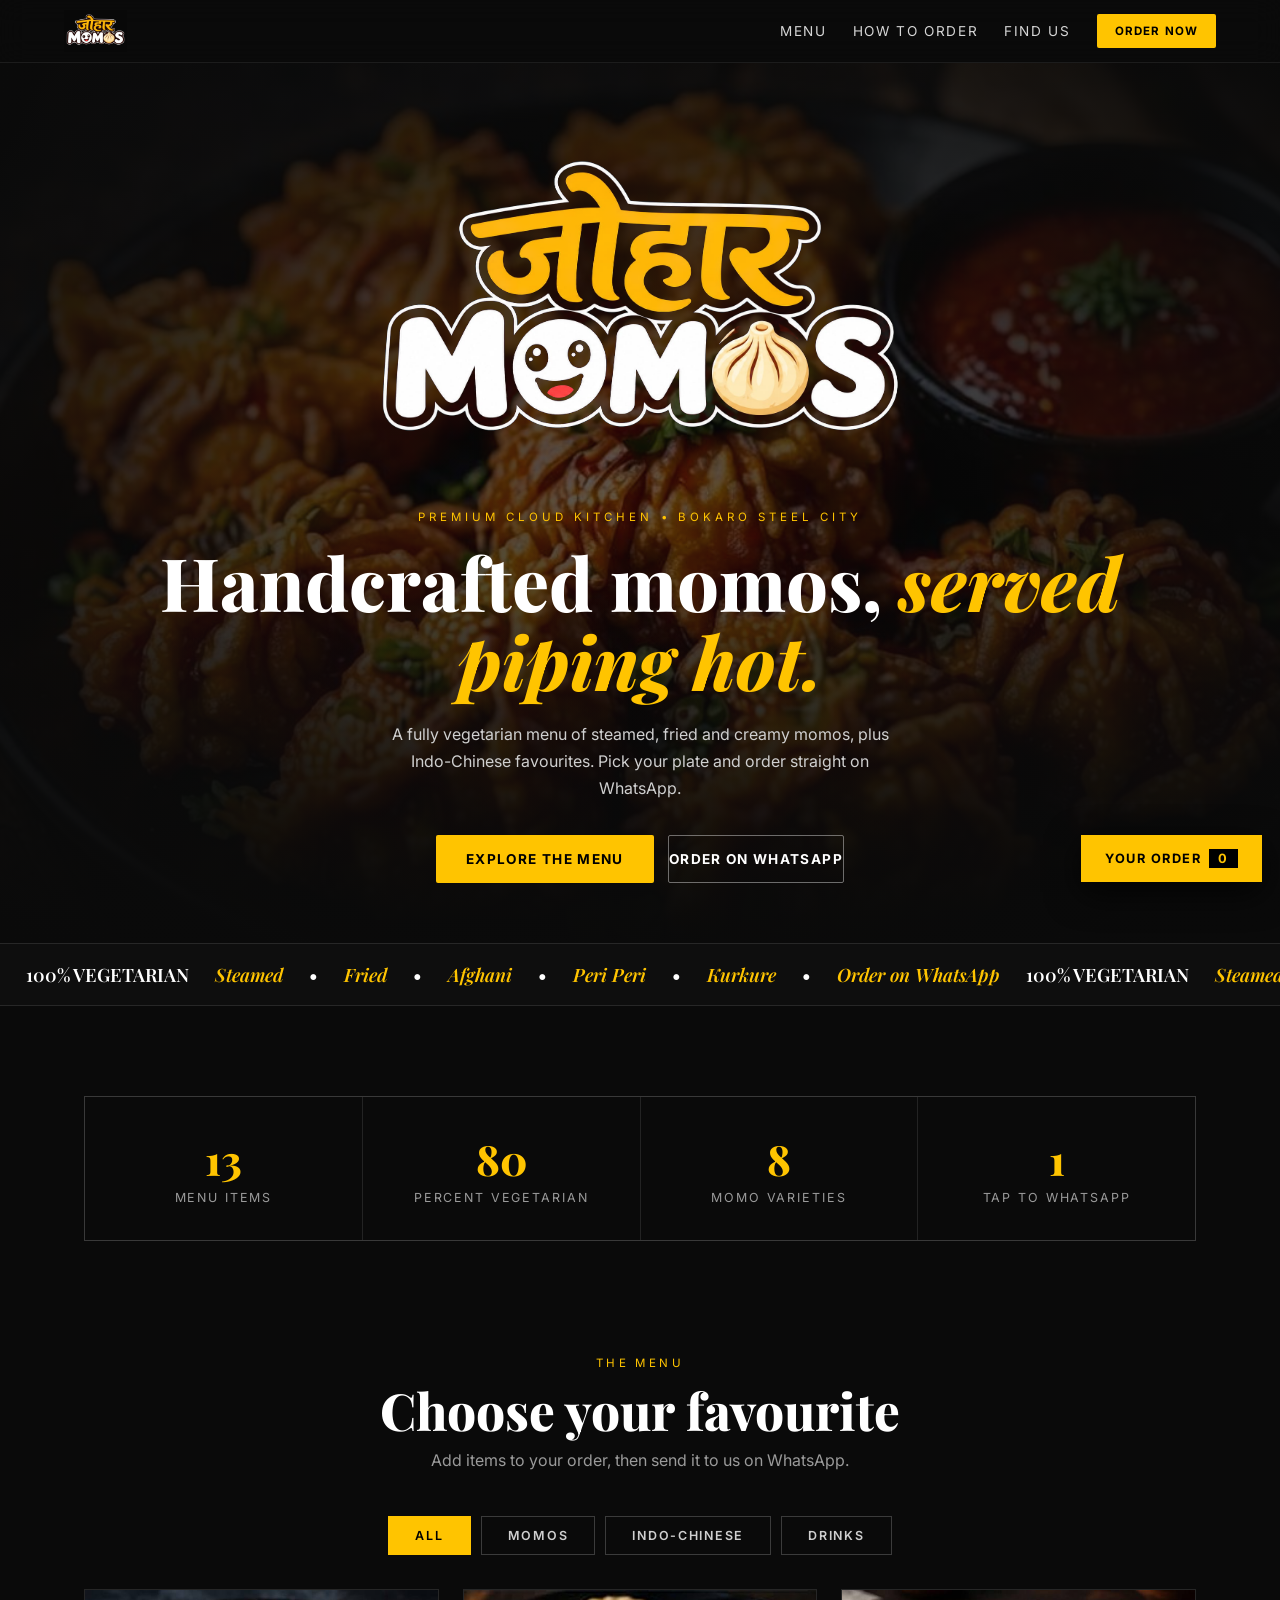
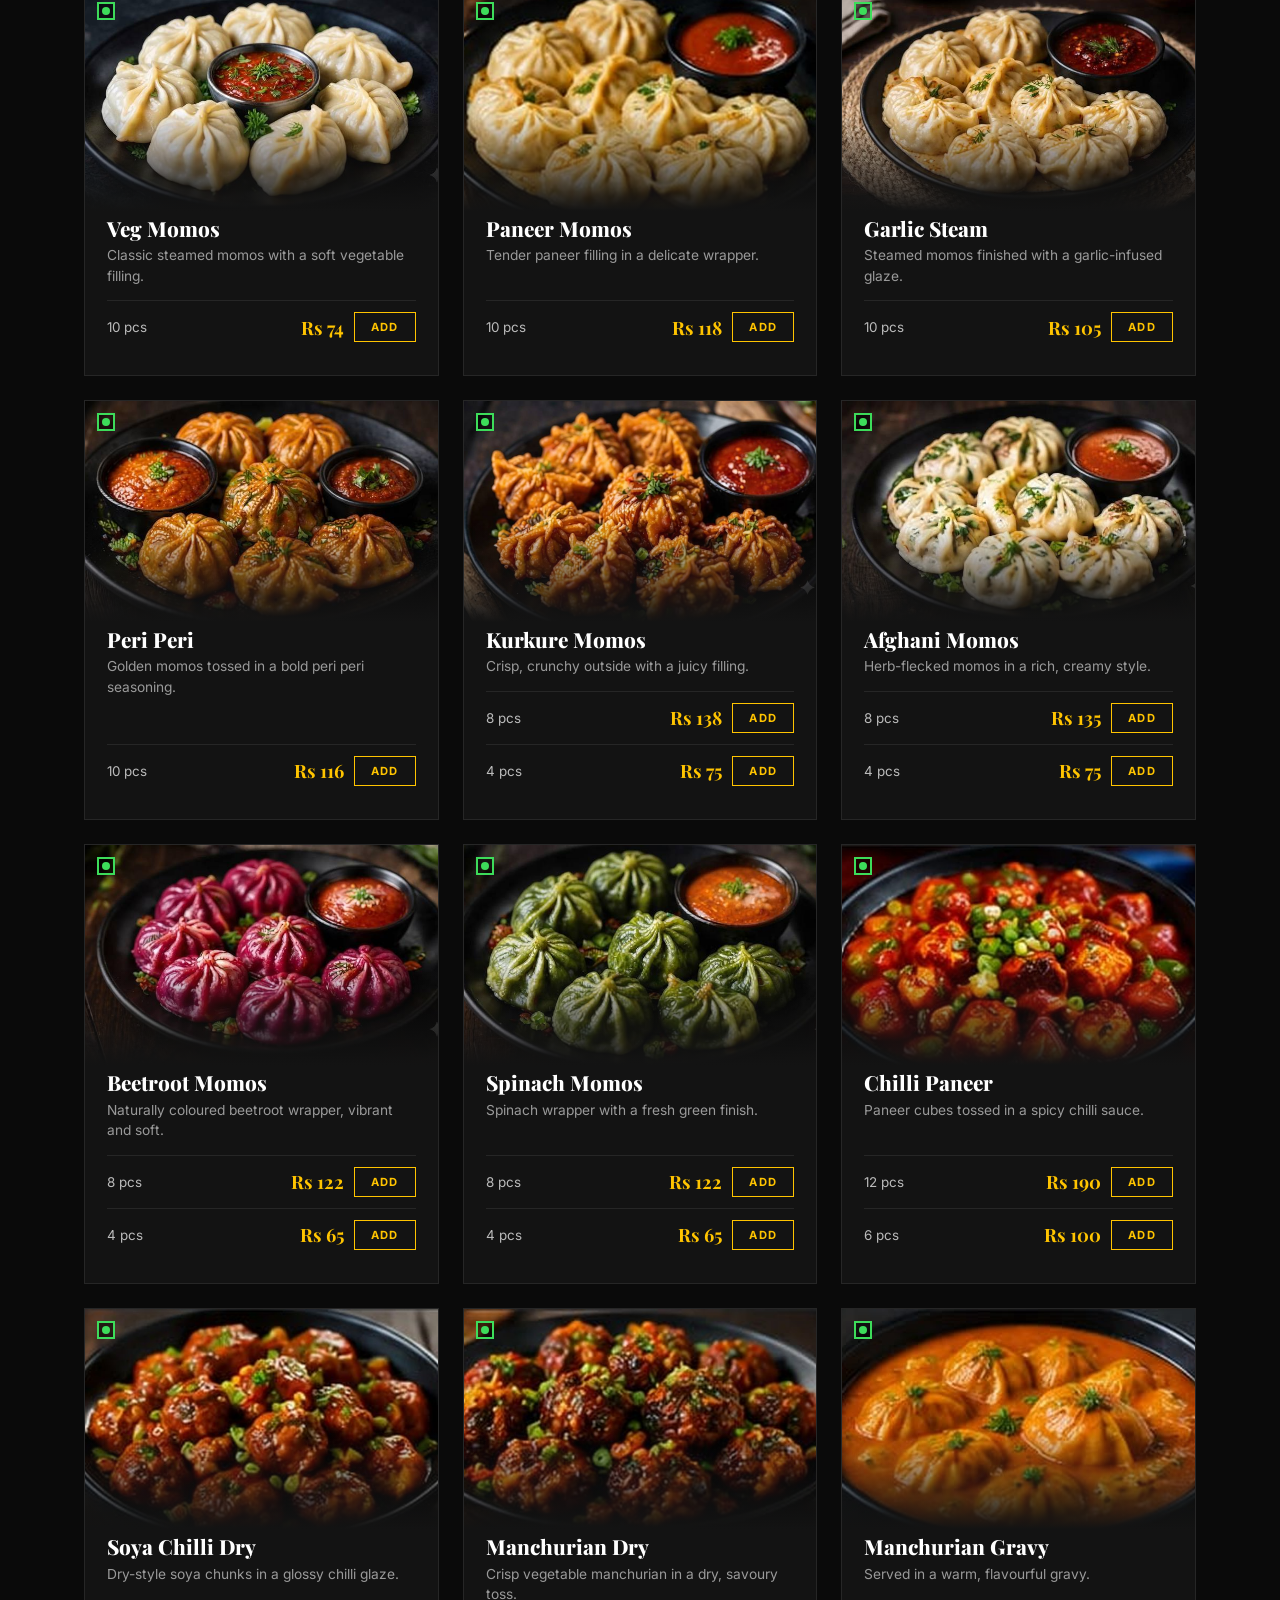
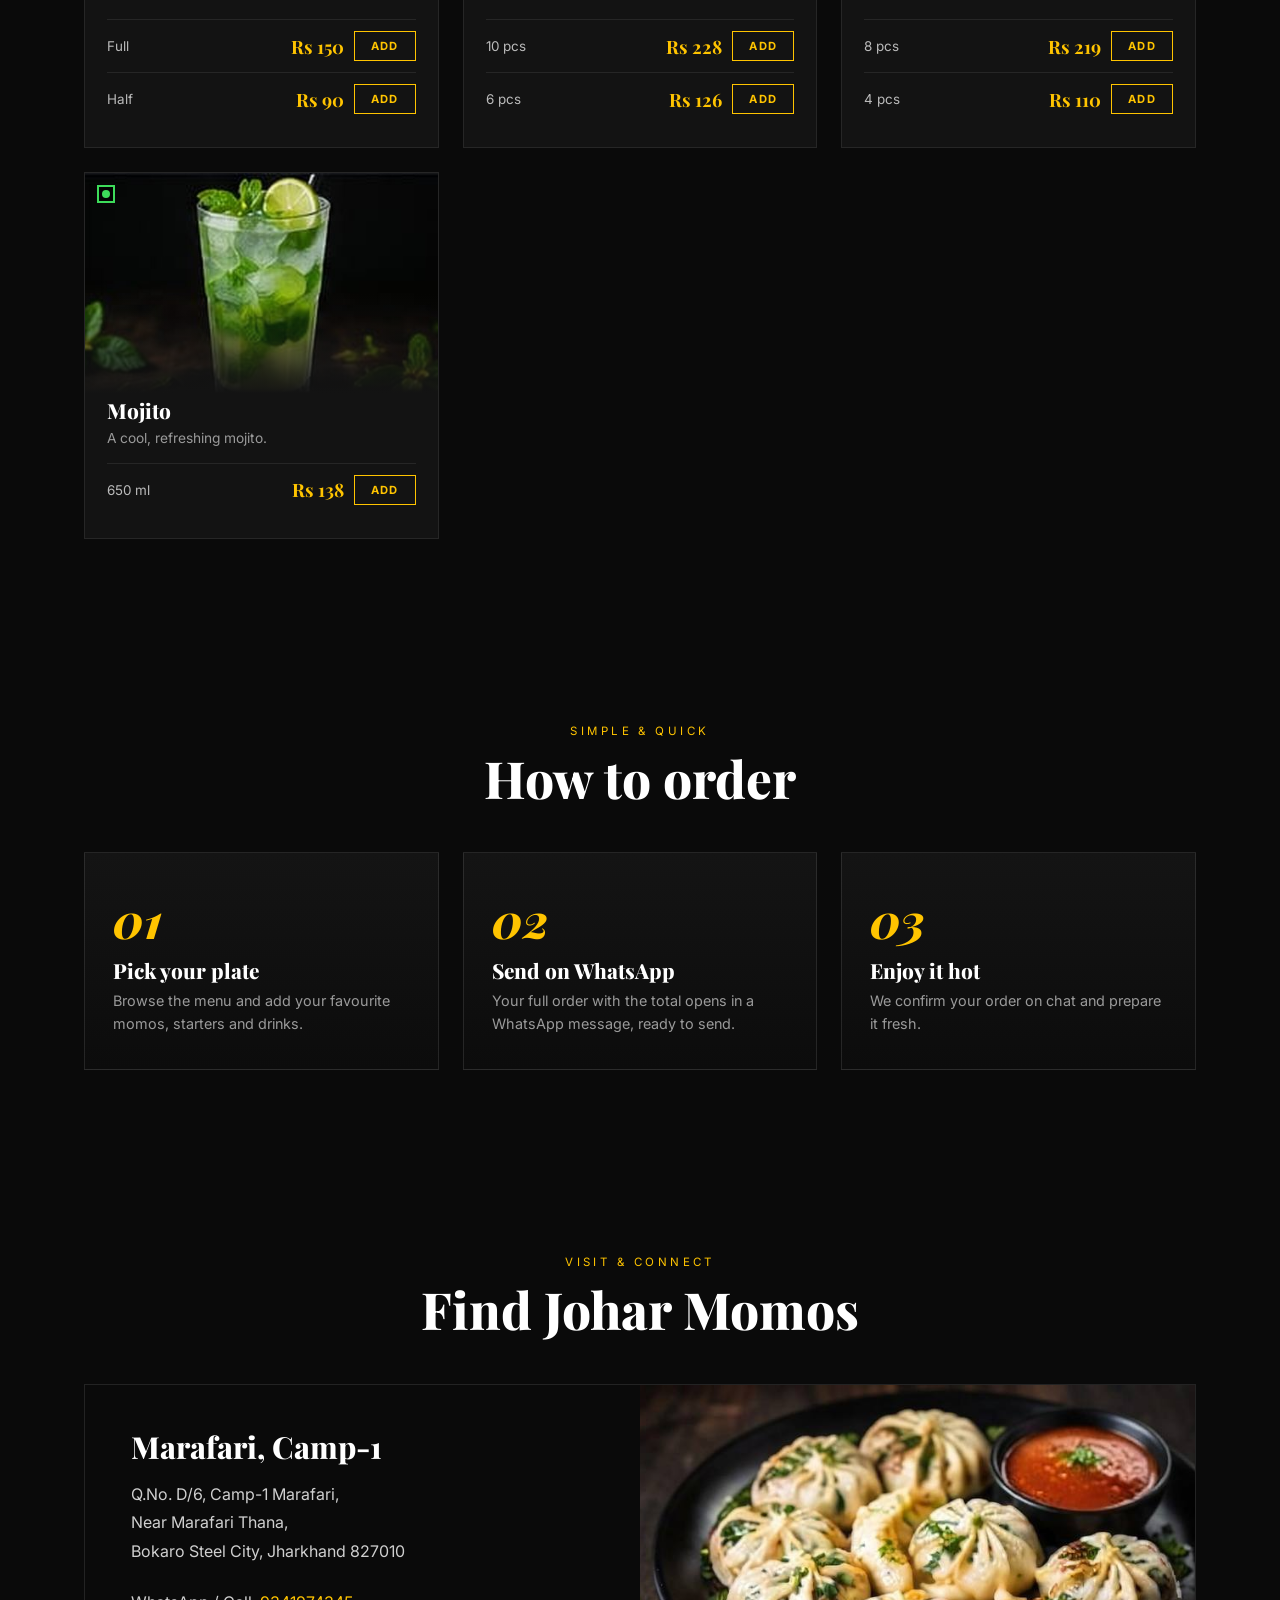
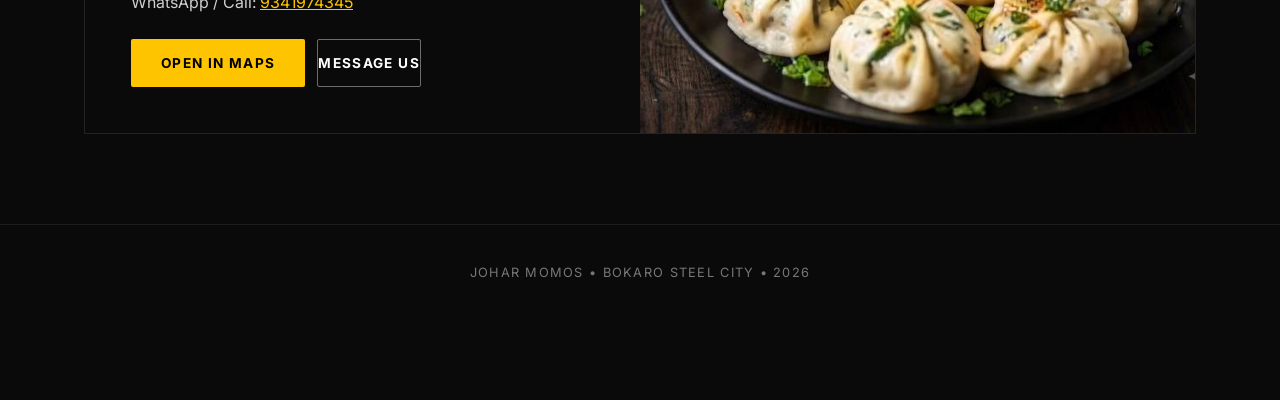
<file: index.html>
<!DOCTYPE html>
<html lang="en">
<head><meta charset="utf-8">
<meta name="viewport" content="width=device-width,initial-scale=1,viewport-fit=cover">
<title>Johar Momos | Premium Momos in Bokaro Steel City</title>
<meta name="description" content="Johar Momos, a premium vegetarian cloud kitchen at Marafari Camp-1, Bokaro Steel City. Order directly on WhatsApp."><meta property="og:title" content="Johar Momos - Order on WhatsApp"><link rel="preconnect" href="https://fonts.googleapis.com"><link rel="preconnect" href="https://fonts.gstatic.com" crossorigin><link href="https://fonts.googleapis.com/css2?family=Playfair+Display:wght@600;800&family=Inter:wght@400;500;700&display=swap" rel="stylesheet">
<link rel="icon" type="image/jpeg" href="logo.jpeg">
<link rel="stylesheet" href="style.css">

</head><body><div id="bar"></div>
<header><img src="logo.jpeg" alt="Johar Momos"><nav><a href="#menu">Menu</a><a href="#how">How to Order</a><a href="#find">Find Us</a><a class="btn s" href="#" data-wa>Order Now</a></nav></header>
<div class="hero"><img class="bg" data-i="kurkure" alt=""><div><img class="lg" src="logo.jpeg" alt="Johar Momos"><div class="eb">Premium Cloud Kitchen &bull; Bokaro Steel City</div><h1>Handcrafted momos, <i>served piping hot.</i></h1><p>A fully vegetarian menu of steamed, fried and creamy momos, plus Indo-Chinese favourites. Pick your plate and order straight on WhatsApp.</p><div class="b"><a class="btn" href="#menu">Explore the Menu</a><a class="btn o" href="#" data-wa>Order on WhatsApp</a></div></div></div>
<div class="mq"><div id="mq"></div></div>
<section><div class="st rv"><div><b data-n="13">0</b><span>Menu Items</span></div><div><b data-n="100">0</b><span>Percent Vegetarian</span></div><div><b data-n="8">0</b><span>Momo Varieties</span></div><div><b data-n="1">0</b><span>Tap to WhatsApp</span></div></div></section>
<section id="menu" style="padding-top:20px"><div class="hd rv"><small>The Menu</small><h2>Choose your favourite</h2><p>Add items to your order, then send it to us on WhatsApp.</p></div><div class="tabs" id="tabs"></div><div class="grid" id="grid"></div></section>
<section id="how"><div class="hd rv"><small>Simple &amp; Quick</small><h2>How to order</h2></div><div class="stp rv"><div><em>01</em><h3>Pick your plate</h3><p>Browse the menu and add your favourite momos, starters and drinks.</p></div><div><em>02</em><h3>Send on WhatsApp</h3><p>Your full order with the total opens in a WhatsApp message, ready to send.</p></div><div><em>03</em><h3>Enjoy it hot</h3><p>We confirm your order on chat and prepare it fresh.</p></div></div></section>
<section id="find"><div class="hd rv">
    <small>Visit &amp; Connect</small>
    <h2>Find Johar Momos</h2></div>
    <div class="loc rv"><div>
        <h3>Marafari, Camp-1</h3><p>Q.No. D/6, Camp-1 Marafari,<br>Near Marafari Thana,<br>Bokaro Steel City, Jharkhand 827010</p><p>WhatsApp / Call: <a style="color:var(--y)" href="tel:+919341974345">9341974345</a></p><div style="display:flex;gap:12px;flex-wrap:wrap"><a class="btn" target="_blank" rel="noopener" href="https://www.google.com/maps/search/?api=1&query=Marafari+Thana+Bokaro+Steel+City+827010">Open in Maps</a><a class="btn o" href="#" data-wa>Message Us</a></div></div><img data-i="afghani" alt="Afghani momos" loading="lazy"></div></section>
<footer>JOHAR MOMOS &bull; BOKARO STEEL CITY &bull; 2026</footer>
<button id="fab">Your Order<em id="n">0</em></button>
<div id="dr">
    <div id="pn"><h2>Your Order</h2>
        <div id="ls"></div><div class="tot"><span>Total</span><span id="t">Rs 0</span></div><a class="btn" id="send" href="#" target="_blank" rel="noopener" style="width:100%;justify-content:center">Send on WhatsApp</a><p style="text-align:center;margin-top:18px"><a href="#" id="cl" style="color:#999;font-size:.85rem">Close</a></p></div>
</div>
<script src="main.js"></script>
</body>
</html>
</file>
<file: style.css>
:root{--y:#FFC400;--k:#0A0A0A;--c:#131313;--e:#FF4B2B;--m:#9a9a9a;--w:#fff;color-scheme:dark}
*{box-sizing:border-box;margin:0}html{scroll-behavior:smooth;scroll-padding-top:76px}
body{background:var(--k);color:var(--w);font-family:Inter,system-ui,sans-serif;overflow-x:hidden;padding-top:env(safe-area-inset-top,0)}
h1,h2,h3{font-family:"Playfair Display",Georgia,serif;font-weight:800;line-height:1.08}
#bar{position:fixed;top:0;left:0;height:3px;background:var(--y);width:0;z-index:60}
header{position:sticky;top:env(safe-area-inset-top,0);z-index:30;display:flex;justify-content:space-between;align-items:center;padding:10px 5%;background:#0a0a0acc;backdrop-filter:blur(14px);border-bottom:1px solid #ffffff14}
header img{height:42px;mix-blend-mode:lighten}nav{display:flex;align-items:center;gap:26px}nav a{color:#d6d6d6;text-decoration:none;font-size:.85rem;letter-spacing:.12em;text-transform:uppercase;transition:.2s}nav a:hover{color:var(--y)}
.btn{display:inline-flex;align-items:center;gap:10px;border:0;cursor:pointer;background:var(--y);color:#000;font:700 .85rem Inter,sans-serif;letter-spacing:.1em;text-transform:uppercase;padding:16px 30px;border-radius:2px;text-decoration:none;transition:.3s;position:relative;overflow:hidden}
.btn:hover{background:#fff;transform:translateY(-3px);box-shadow:0 12px 30px #ffc40040}.btn.o{background:transparent;color:#fff;border:1px solid #ffffff66}.btn.o:hover{background:var(--y);color:#000;border-color:var(--y)}
.btn.s{padding:10px 18px;font-size:.72rem}
.hero{position:relative;min-height:92vh;display:grid;place-items:center;text-align:center;padding:60px 5%;overflow:hidden;isolation:isolate}
.hero>img.bg{position:absolute;inset:0;width:100%;height:100%;object-fit:cover;z-index:-2;animation:kb 22s ease-in-out infinite alternate;filter:brightness(.55) saturate(1.2)}
.hero:after{content:"";position:absolute;inset:0;z-index:-1;background:radial-gradient(ellipse at center,#0a0a0a55 0,#0a0a0a 100%),linear-gradient(#0a0a0a00 60%,#0a0a0a)}
@keyframes kb{to{transform:scale(1.15) translate(-2%,-1%)}}
.hero .lg{width:min(560px,86%);mix-blend-mode:lighten;animation:in 1.2s cubic-bezier(.2,.8,.2,1) both,fl 6s 1.2s ease-in-out infinite}
@keyframes in{from{opacity:0;transform:translateY(50px) scale(.9)}}@keyframes fl{50%{transform:translateY(-12px)}}
.eb{color:var(--y);letter-spacing:.35em;font-size:.72rem;text-transform:uppercase;margin:10px 0 18px;animation:in 1s .3s both}
.hero h1{font-size:clamp(2.2rem,6.5vw,4.6rem);animation:in 1s .45s both}.hero h1 i{color:var(--y);font-style:italic}
.hero p{color:#cfcfcf;max-width:540px;margin:20px auto 32px;line-height:1.7;animation:in 1s .6s both}.hero .b{display:flex;gap:14px;justify-content:center;flex-wrap:wrap;animation:in 1s .75s both}
.mq{border-block:1px solid #ffffff1a;background:#0e0e0e;overflow:hidden;white-space:nowrap;padding:18px 0}.mq div{display:inline-block;animation:mq 30s linear infinite;font:italic 600 1.15rem "Playfair Display",serif;color:var(--y)}.mq span{color:#fff;margin:0 26px;font-style:normal}
@keyframes mq{to{transform:translateX(-50%)}}
section{padding:90px 5%;max-width:1240px;margin:auto}.hd{text-align:center;margin-bottom:46px}.hd small{color:var(--y);letter-spacing:.3em;text-transform:uppercase;font-size:.72rem}.hd h2{font-size:clamp(2rem,5vw,3.2rem);margin-top:12px}.hd p{color:var(--m);margin-top:12px}
.st{display:grid;grid-template-columns:repeat(auto-fit,minmax(150px,1fr));gap:1px;background:#ffffff1a;border:1px solid #ffffff1a;margin-bottom:0}.st div{background:var(--k);padding:34px 10px;text-align:center}.st b{display:block;font:800 2.6rem "Playfair Display",serif;color:var(--y)}.st span{color:var(--m);font-size:.78rem;letter-spacing:.15em;text-transform:uppercase}
.tabs{display:flex;gap:10px;justify-content:center;margin-bottom:34px;flex-wrap:wrap}.tabs button{background:none;color:#cfcfcf;border:1px solid #ffffff33;padding:11px 26px;cursor:pointer;font:600 .78rem Inter;letter-spacing:.14em;text-transform:uppercase;transition:.25s}.tabs button.on,.tabs button:hover{background:var(--y);color:#000;border-color:var(--y)}
.grid{display:grid;grid-template-columns:repeat(auto-fill,minmax(270px,1fr));gap:24px}
.card{background:var(--c);border:1px solid #ffffff14;overflow:hidden;display:flex;flex-direction:column;transition:.4s}.card:hover{transform:translateY(-8px);border-color:var(--y);box-shadow:0 20px 50px #00000099,0 0 0 1px #ffc40055}
.ph{position:relative;aspect-ratio:16/10;overflow:hidden}.ph img{width:100%;height:100%;object-fit:cover;transition:transform .9s}.card:hover .ph img{transform:scale(1.12)}.ph:after{content:"";position:absolute;inset:0;background:linear-gradient(transparent 55%,#131313)}
.vg{position:absolute;top:12px;left:12px;z-index:2;width:18px;height:18px;border:2px solid #3ddc5a;background:#0008;display:grid;place-items:center}.vg:after{content:"";width:8px;height:8px;border-radius:50%;background:#3ddc5a}
.bd{padding:6px 22px 22px;flex:1;display:flex;flex-direction:column}.bd h3{font-size:1.3rem}.bd p{color:var(--m);font-size:.86rem;line-height:1.5;margin:6px 0 14px;flex:1}
.o{display:flex;justify-content:space-between;align-items:center;padding:11px 0;border-top:1px solid #ffffff14;gap:10px}.o span{color:#bbb;font-size:.84rem;flex:1}.o b{font:700 1.15rem "Playfair Display",serif;color:var(--y)}
.add{background:none;border:1px solid var(--y);color:var(--y);padding:7px 16px;cursor:pointer;font:700 .7rem Inter;letter-spacing:.12em;text-transform:uppercase;transition:.2s}.add:hover{background:var(--y);color:#000}.add:active{transform:scale(.93)}
.stp{display:grid;grid-template-columns:repeat(auto-fit,minmax(240px,1fr));gap:24px}.stp div{border:1px solid #ffffff1a;padding:34px 28px;background:linear-gradient(#141414,#0c0c0c);transition:.3s}.stp div:hover{border-color:var(--y)}.stp em{font:italic 800 3rem "Playfair Display",serif;color:var(--y)}.stp h3{font-size:1.3rem;margin:8px 0}.stp p{color:var(--m);line-height:1.6;font-size:.9rem}
.loc{display:grid;grid-template-columns:1fr 1fr;border:1px solid #ffffff1a}.loc>div{padding:46px}.loc img{width:100%;height:100%;object-fit:cover;min-height:260px}.loc h3{font-size:1.9rem;margin-bottom:16px}.loc p{color:#cfcfcf;line-height:1.8;margin-bottom:22px}
@media(max-width:760px){.loc{grid-template-columns:1fr}nav a{display:none}section{padding:64px 5%}.loc>div{padding:30px}}
.rv{opacity:0;transform:translateY(46px);transition:opacity .9s,transform .9s}.rv.in{opacity:1;transform:none}
footer{text-align:center;padding:40px 5% 120px;color:#777;font-size:.8rem;letter-spacing:.1em;border-top:1px solid #ffffff14}
#fab{position:fixed;right:18px;bottom:calc(18px + env(safe-area-inset-bottom,0px));z-index:40;background:var(--y);color:#000;border:0;padding:16px 24px;cursor:pointer;font:700 .8rem Inter;letter-spacing:.12em;text-transform:uppercase;box-shadow:0 10px 34px #000c}
#fab em{background:#000;color:var(--y);padding:2px 9px;margin-left:8px;font-style:normal}
#dr{position:fixed;inset:0;z-index:50;background:#000c;display:none}#dr.on{display:block}
#pn{position:absolute;right:0;top:0;bottom:0;width:min(420px,100%);background:#0f0f0f;padding:28px;overflow:auto;border-left:1px solid var(--y);animation:sl .35s}@keyframes sl{from{transform:translateX(100%)}}
#pn h2{font-size:1.8rem;margin-bottom:14px}.ln{display:flex;justify-content:space-between;align-items:center;padding:14px 0;border-bottom:1px solid #ffffff1a;font-size:.9rem;gap:10px}.ln small{color:var(--y)}.ln button{background:none;color:#fff;border:1px solid #ffffff44;width:28px;height:28px;cursor:pointer}
.tot{display:flex;justify-content:space-between;font:800 1.5rem "Playfair Display",serif;margin:22px 0}.tot span:last-child{color:var(--y)}
@media(prefers-reduced-motion:reduce){*{animation:none!important;transition:none!important}}
</file>
